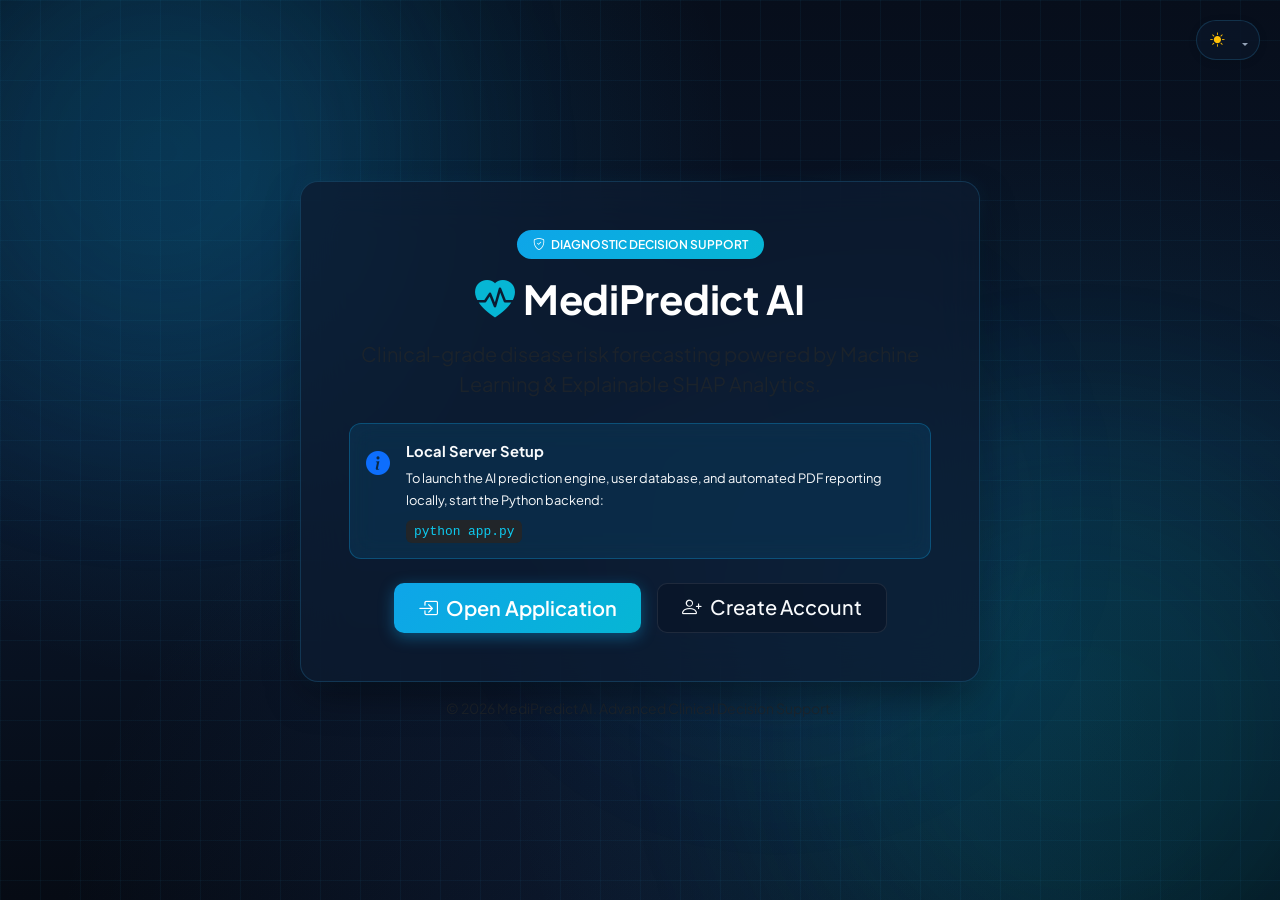
<file: index.html>
<!DOCTYPE html>
<html lang="en">
<head>
    <meta charset="UTF-8">
    <meta name="viewport" content="width=device-width, initial-scale=1.0">
    <title>MediPredict AI - Disease Prediction System</title>
    <!-- Immediate Theme Application -->
    <script>
        (function() {
            var theme = localStorage.getItem('medipredict_theme') || 'oceanic-dark';
            document.documentElement.setAttribute('data-theme', theme);
        })();
    </script>
    <link href="https://cdn.jsdelivr.net/npm/bootstrap@5.3.0/dist/css/bootstrap.min.css" rel="stylesheet">
    <link href="https://fonts.googleapis.com/css2?family=Plus+Jakarta+Sans:wght@300;400;500;600;700;800&family=Outfit:wght@300;400;500;600;700&display=swap" rel="stylesheet">
    <link rel="stylesheet" href="https://cdn.jsdelivr.net/npm/bootstrap-icons@1.11.3/font/bootstrap-icons.min.css">
    <link rel="stylesheet" href="static/css/style.css">
    <style>
        .hero-wrapper {
            min-height: 100vh;
            display: flex;
            flex-direction: column;
            align-items: center;
            justify-content: center;
            padding: 2rem 1rem;
        }
        .hero-card {
            max-width: 680px;
            width: 100%;
        }
        .theme-pill-nav {
            position: absolute;
            top: 20px;
            right: 20px;
            z-index: 100;
        }
    </style>
</head>
<body>
    <div class="bg-shapes">
        <div class="shape shape-1"></div>
        <div class="shape shape-2"></div>
        <div class="shape shape-3"></div>
    </div>

    <!-- Floating Theme Switcher -->
    <div class="theme-pill-nav">
        <div class="theme-btn-group">
            <button type="button" class="btn-theme-quick" id="quickThemeToggle" title="Toggle Light / Dark mode">
                <i class="bi bi-sun-fill" id="quickThemeIcon"></i>
            </button>
            <div class="dropdown d-inline-block">
                <button type="button" class="btn-theme-dropdown dropdown-toggle dropdown-toggle-split" id="themeDropdown" data-bs-toggle="dropdown" aria-expanded="false" title="Select theme">
                    <span class="visually-hidden">Themes</span>
                </button>
                <ul class="dropdown-menu dropdown-menu-end theme-dropdown-menu shadow-lg" aria-labelledby="themeDropdown">
                    <li class="dropdown-header text-uppercase fw-bold">Select Interface Theme</li>
                    <li>
                        <button class="dropdown-item d-flex align-items-center gap-2 theme-select-btn" data-theme-value="oceanic-dark">
                            <span class="theme-swatch swatch-oceanic"></span>
                            <div class="d-flex flex-column">
                                <span class="fw-semibold">Oceanic Dark</span>
                                <small class="text-muted">High-tech clinical navy</small>
                            </div>
                            <i class="bi bi-check-lg ms-auto theme-check-icon d-none"></i>
                        </button>
                    </li>
                    <li>
                        <button class="dropdown-item d-flex align-items-center gap-2 theme-select-btn" data-theme-value="clinical-light">
                            <span class="theme-swatch swatch-light"></span>
                            <div class="d-flex flex-column">
                                <span class="fw-semibold">Clinical Light</span>
                                <small class="text-muted">Crisp medical slate</small>
                            </div>
                            <i class="bi bi-check-lg ms-auto theme-check-icon d-none"></i>
                        </button>
                    </li>
                    <li>
                        <button class="dropdown-item d-flex align-items-center gap-2 theme-select-btn" data-theme-value="emerald-vitality">
                            <span class="theme-swatch swatch-emerald"></span>
                            <div class="d-flex flex-column">
                                <span class="fw-semibold">Emerald Vitality</span>
                                <small class="text-muted">Deep forest wellness</small>
                            </div>
                            <i class="bi bi-check-lg ms-auto theme-check-icon d-none"></i>
                        </button>
                    </li>
                    <li>
                        <button class="dropdown-item d-flex align-items-center gap-2 theme-select-btn" data-theme-value="midnight-obsidian">
                            <span class="theme-swatch swatch-obsidian"></span>
                            <div class="d-flex flex-column">
                                <span class="fw-semibold">Midnight Obsidian</span>
                                <small class="text-muted">Minimalist dark carbon</small>
                            </div>
                            <i class="bi bi-check-lg ms-auto theme-check-icon d-none"></i>
                        </button>
                    </li>
                </ul>
            </div>
        </div>
    </div>
    
    <div class="hero-wrapper">
        <div class="card hero-card shadow-lg animate-fade-up">
            <div class="card-body p-4 p-md-5 text-center">
                <div class="mb-3">
                    <span class="badge bg-primary px-3 py-2 text-uppercase letter-spacing-1">
                        <i class="bi bi-shield-check me-1"></i> Diagnostic Decision Support
                    </span>
                </div>
                <h1 class="display-6 fw-bold mb-3">
                    <i class="bi bi-heart-pulse-fill me-2" style="-webkit-text-fill-color: var(--secondary-color);"></i>MediPredict AI
                </h1>
                <p class="fs-5 text-muted mb-4">
                    Clinical-grade disease risk forecasting powered by Machine Learning & Explainable SHAP Analytics.
                </p>
                
                <div class="alert alert-info text-start d-flex align-items-start gap-3 mb-4">
                    <i class="bi bi-info-circle-fill fs-4 text-primary mt-1"></i>
                    <div>
                        <div class="fw-bold mb-1">Local Server Setup</div>
                        <span class="small">To launch the AI prediction engine, user database, and automated PDF reporting locally, start the Python backend:</span>
                        <div class="mt-2">
                            <code class="px-2 py-1 rounded bg-dark text-info">python app.py</code>
                        </div>
                    </div>
                </div>

                <div class="d-flex flex-wrap justify-content-center gap-3">
                    <a href="/login" class="btn btn-primary btn-lg px-4">
                        <i class="bi bi-box-arrow-in-right me-2"></i>Open Application
                    </a>
                    <a href="/register" class="btn btn-secondary btn-lg px-4">
                        <i class="bi bi-person-plus me-2"></i>Create Account
                    </a>
                </div>
            </div>
        </div>
        <div class="text-center mt-3 text-muted small">
            © 2026 MediPredict AI. Advanced Clinical Decision Support.
        </div>
    </div>

    <!-- Bootstrap 5 JS -->
    <script src="https://cdn.jsdelivr.net/npm/bootstrap@5.3.0/dist/js/bootstrap.bundle.min.js"></script>
    <script src="static/js/main.js"></script>
</body>
</html>
</file>
<file: static/css/style.css>
/* ========================================================
   MediPredict AI - Modern Healthcare Design System
   ======================================================== */

@import url('https://fonts.googleapis.com/css2?family=Plus+Jakarta+Sans:wght@300;400;500;600;700;800&family=Outfit:wght@300;400;500;600;700&display=swap');
@import url("https://cdn.jsdelivr.net/npm/bootstrap-icons@1.11.3/font/bootstrap-icons.min.css");

/* ========================================================
   1. THEME PALETTES & DESIGN TOKENS
   ======================================================== */

:root, [data-theme="oceanic-dark"] {
    --theme-name: 'oceanic-dark';
    --bg-color: #070e1b;
    --bg-gradient: radial-gradient(circle at 18% 20%, rgba(14, 165, 233, 0.16) 0%, transparent 40%),
                    radial-gradient(circle at 82% 75%, rgba(6, 182, 212, 0.13) 0%, transparent 45%),
                    radial-gradient(circle at 50% 110%, rgba(59, 130, 246, 0.12) 0%, transparent 50%),
                    linear-gradient(180deg, #070e1b 0%, #0a172c 50%, #060b14 100%);
    --bg-grid-color: rgba(56, 189, 248, 0.05);
    
    --primary-color: #0ea5e9;
    --primary-hover: #0284c7;
    --secondary-color: #06b6d4;
    --accent-glow: rgba(14, 165, 233, 0.4);
    
    --card-bg: rgba(13, 27, 49, 0.75);
    --card-border: rgba(56, 189, 248, 0.18);
    --card-shadow: 0 16px 40px -10px rgba(0, 0, 0, 0.55), 0 0 20px rgba(14, 165, 233, 0.08);
    --card-hover-border: rgba(56, 189, 248, 0.35);
    
    --text-main: #f8fafc;
    --text-muted: #94a3b8;
    --text-heading: #ffffff;
    --border-color: rgba(255, 255, 255, 0.09);
    
    --nav-bg: rgba(7, 14, 27, 0.85);
    --nav-border: rgba(56, 189, 248, 0.15);
    --nav-toggler-filter: none;
    
    --input-bg: rgba(10, 22, 40, 0.8);
    --input-border: rgba(56, 189, 248, 0.22);
    --input-focus-border: #0ea5e9;
    --input-focus-shadow: rgba(14, 165, 233, 0.25);
    
    --table-header-bg: rgba(14, 165, 233, 0.1);
    --table-hover: rgba(56, 189, 248, 0.08);
    --dropdown-bg: #0b1a31;
    --dropdown-border: rgba(56, 189, 248, 0.22);
    
    --orb-1: rgba(14, 165, 233, 0.18);
    --orb-2: rgba(6, 182, 212, 0.14);
    --orb-3: rgba(59, 130, 246, 0.12);
}

[data-theme="clinical-light"] {
    --theme-name: 'clinical-light';
    --bg-color: #f8fafc;
    --bg-gradient: radial-gradient(circle at 15% 15%, rgba(186, 230, 253, 0.6) 0%, transparent 40%),
                    radial-gradient(circle at 85% 80%, rgba(224, 242, 254, 0.75) 0%, transparent 45%),
                    radial-gradient(circle at 50% 0%, rgba(199, 210, 254, 0.35) 0%, transparent 50%),
                    linear-gradient(180deg, #f0f7ff 0%, #f8fafc 100%);
    --bg-grid-color: rgba(14, 165, 233, 0.06);
    
    --primary-color: #0284c7;
    --primary-hover: #0369a1;
    --secondary-color: #0891b2;
    --accent-glow: rgba(2, 132, 199, 0.25);
    
    --card-bg: rgba(255, 255, 255, 0.94);
    --card-border: rgba(14, 165, 233, 0.18);
    --card-shadow: 0 16px 36px -8px rgba(15, 23, 42, 0.08), 0 1px 3px rgba(14, 165, 233, 0.12);
    --card-hover-border: rgba(2, 132, 199, 0.4);
    
    --text-main: #0f172a;
    --text-muted: #64748b;
    --text-heading: #0f172a;
    --border-color: rgba(15, 23, 42, 0.1);
    
    --nav-bg: rgba(255, 255, 255, 0.92);
    --nav-border: rgba(14, 165, 233, 0.18);
    --nav-toggler-filter: invert(0.85);
    
    --input-bg: #ffffff;
    --input-border: #cbd5e1;
    --input-focus-border: #0284c7;
    --input-focus-shadow: rgba(2, 132, 199, 0.2);
    
    --table-header-bg: rgba(2, 132, 199, 0.08);
    --table-hover: rgba(2, 132, 199, 0.05);
    --dropdown-bg: #ffffff;
    --dropdown-border: rgba(14, 165, 233, 0.2);
    
    --orb-1: rgba(56, 189, 248, 0.18);
    --orb-2: rgba(14, 165, 233, 0.14);
    --orb-3: rgba(186, 230, 253, 0.35);
}

[data-theme="emerald-vitality"] {
    --theme-name: 'emerald-vitality';
    --bg-color: #051410;
    --bg-gradient: radial-gradient(circle at 18% 20%, rgba(16, 185, 129, 0.18) 0%, transparent 40%),
                    radial-gradient(circle at 82% 75%, rgba(20, 184, 166, 0.14) 0%, transparent 45%),
                    radial-gradient(circle at 50% 110%, rgba(5, 150, 105, 0.12) 0%, transparent 50%),
                    linear-gradient(180deg, #051410 0%, #08211b 50%, #030d0a 100%);
    --bg-grid-color: rgba(16, 185, 129, 0.05);
    
    --primary-color: #10b981;
    --primary-hover: #059669;
    --secondary-color: #14b8a6;
    --accent-glow: rgba(16, 185, 129, 0.35);
    
    --card-bg: rgba(8, 30, 24, 0.78);
    --card-border: rgba(52, 211, 153, 0.2);
    --card-shadow: 0 16px 40px -10px rgba(0, 0, 0, 0.55), 0 0 20px rgba(16, 185, 129, 0.08);
    --card-hover-border: rgba(52, 211, 153, 0.4);
    
    --text-main: #f0fdf4;
    --text-muted: #86efac;
    --text-heading: #ffffff;
    --border-color: rgba(255, 255, 255, 0.09);
    
    --nav-bg: rgba(5, 20, 16, 0.88);
    --nav-border: rgba(52, 211, 153, 0.18);
    --nav-toggler-filter: none;
    
    --input-bg: rgba(6, 25, 20, 0.85);
    --input-border: rgba(52, 211, 153, 0.25);
    --input-focus-border: #10b981;
    --input-focus-shadow: rgba(16, 185, 129, 0.25);
    
    --table-header-bg: rgba(16, 185, 129, 0.1);
    --table-hover: rgba(16, 185, 129, 0.07);
    --dropdown-bg: #092820;
    --dropdown-border: rgba(52, 211, 153, 0.25);
    
    --orb-1: rgba(16, 185, 129, 0.18);
    --orb-2: rgba(20, 184, 166, 0.14);
    --orb-3: rgba(52, 211, 153, 0.12);
}

[data-theme="midnight-obsidian"] {
    --theme-name: 'midnight-obsidian';
    --bg-color: #09090b;
    --bg-gradient: radial-gradient(circle at 18% 20%, rgba(99, 102, 241, 0.16) 0%, transparent 40%),
                    radial-gradient(circle at 82% 75%, rgba(139, 92, 246, 0.13) 0%, transparent 45%),
                    radial-gradient(circle at 50% 110%, rgba(59, 130, 246, 0.1) 0%, transparent 50%),
                    linear-gradient(180deg, #09090b 0%, #121217 50%, #060608 100%);
    --bg-grid-color: rgba(255, 255, 255, 0.035);
    
    --primary-color: #6366f1;
    --primary-hover: #4f46e5;
    --secondary-color: #8b5cf6;
    --accent-glow: rgba(99, 102, 241, 0.35);
    
    --card-bg: rgba(20, 20, 26, 0.78);
    --card-border: rgba(255, 255, 255, 0.11);
    --card-shadow: 0 16px 40px -10px rgba(0, 0, 0, 0.7), 0 0 20px rgba(99, 102, 241, 0.08);
    --card-hover-border: rgba(99, 102, 241, 0.35);
    
    --text-main: #fafafa;
    --text-muted: #a1a1aa;
    --text-heading: #ffffff;
    --border-color: rgba(255, 255, 255, 0.09);
    
    --nav-bg: rgba(9, 9, 11, 0.88);
    --nav-border: rgba(255, 255, 255, 0.1);
    --nav-toggler-filter: none;
    
    --input-bg: rgba(18, 18, 24, 0.85);
    --input-border: rgba(255, 255, 255, 0.15);
    --input-focus-border: #6366f1;
    --input-focus-shadow: rgba(99, 102, 241, 0.25);
    
    --table-header-bg: rgba(99, 102, 241, 0.1);
    --table-hover: rgba(255, 255, 255, 0.05);
    --dropdown-bg: #15151c;
    --dropdown-border: rgba(255, 255, 255, 0.15);
    
    --orb-1: rgba(99, 102, 241, 0.16);
    --orb-2: rgba(139, 92, 246, 0.13);
    --orb-3: rgba(59, 130, 246, 0.1);
}

/* ========================================================
   2. CORE BASE & AMBIENT BACKGROUND
   ======================================================== */

body {
    font-family: 'Plus Jakarta Sans', 'Outfit', sans-serif;
    background-color: var(--bg-color);
    background-image: var(--bg-gradient);
    background-attachment: fixed;
    color: var(--text-main);
    display: flex;
    flex-direction: column;
    min-height: 100vh;
    overflow-x: hidden;
    transition: background-color 0.4s ease, color 0.3s ease;
}

/* Custom Scrollbar */
::-webkit-scrollbar { width: 8px; }
::-webkit-scrollbar-track { background: var(--bg-color); }
::-webkit-scrollbar-thumb { background: var(--primary-color); border-radius: 4px; opacity: 0.6; }
::-webkit-scrollbar-thumb:hover { background: var(--primary-hover); }

/* High-Tech Medical Grid Overlay */
body::before {
    content: '';
    position: fixed;
    top: 0; left: 0; width: 100vw; height: 100vh;
    background-size: 40px 40px;
    background-image: 
        linear-gradient(to right, var(--bg-grid-color) 1px, transparent 1px),
        linear-gradient(to bottom, var(--bg-grid-color) 1px, transparent 1px);
    pointer-events: none;
    z-index: -1;
    transition: opacity 0.4s ease;
}

/* Floating Ambient Orbs (Soft, Organic, Harmonious) */
.bg-shapes {
    position: fixed;
    top: 0; left: 0; width: 100vw; height: 100vh;
    z-index: -1;
    overflow: hidden;
    pointer-events: none;
}

.shape {
    position: absolute;
    border-radius: 50%;
    filter: blur(100px);
    opacity: 0.75;
    animation: gentleDrift 28s infinite alternate ease-in-out;
    will-change: transform;
    transition: background-color 0.6s ease;
}

.shape-1 { 
    width: 520px; 
    height: 520px; 
    background: var(--orb-1); 
    top: -12%; 
    left: -8%; 
    animation-delay: 0s; 
}

.shape-2 { 
    width: 600px; 
    height: 600px; 
    background: var(--orb-2); 
    bottom: -15%; 
    right: -8%; 
    animation-delay: -7s; 
    animation-duration: 32s; 
}

.shape-3 { 
    width: 400px; 
    height: 400px; 
    background: var(--orb-3); 
    top: 35%; 
    left: 45%; 
    animation-delay: -14s; 
    animation-duration: 24s; 
}

@keyframes gentleDrift {
    0% { transform: translate3d(0, 0, 0) scale(1); }
    50% { transform: translate3d(35px, -35px, 0) scale(1.08); }
    100% { transform: translate3d(-20px, 20px, 0) scale(0.95); }
}

/* ========================================================
   3. NAVIGATION BAR & THEME SWITCHER
   ======================================================== */

.glass-nav {
    background: var(--nav-bg) !important;
    backdrop-filter: blur(20px);
    -webkit-backdrop-filter: blur(20px);
    border-bottom: 1px solid var(--nav-border);
    box-shadow: 0 4px 25px rgba(0, 0, 0, 0.08);
    transition: background 0.3s ease, border-color 0.3s ease;
}

.navbar-brand {
    font-weight: 700;
    font-size: 1.25rem;
    letter-spacing: -0.5px;
    background: linear-gradient(135deg, var(--primary-color), var(--secondary-color));
    -webkit-background-clip: text;
    -webkit-text-fill-color: transparent;
    display: inline-flex;
    align-items: center;
    transition: opacity 0.3s ease;
}

.navbar-brand:hover {
    opacity: 0.9;
}

.navbar-brand i {
    -webkit-text-fill-color: var(--secondary-color);
    animation: heartPulse 2.2s infinite ease-in-out;
}

@keyframes heartPulse {
    0%, 100% { transform: scale(1); }
    14% { transform: scale(1.15); }
    28% { transform: scale(1); }
    42% { transform: scale(1.1); }
    70% { transform: scale(1); }
}

.glass-nav .nav-link {
    color: var(--text-main) !important;
    font-weight: 500;
    opacity: 0.85;
    padding: 0.5rem 0.9rem;
    border-radius: 8px;
    transition: all 0.25s ease;
}

.glass-nav .nav-link:hover,
.glass-nav .nav-link.active {
    color: var(--primary-color) !important;
    opacity: 1;
    background: var(--table-hover);
}

.navbar-toggler {
    border-color: var(--border-color);
}
.navbar-toggler-icon {
    filter: var(--nav-toggler-filter);
}

/* Theme Selector UI Components */
.theme-btn-group {
    display: inline-flex;
    align-items: center;
    background: var(--input-bg);
    border: 1px solid var(--card-border);
    border-radius: 30px;
    padding: 3px;
    box-shadow: 0 2px 8px rgba(0, 0, 0, 0.1);
}

.btn-theme-quick {
    background: transparent;
    border: none;
    color: var(--text-main);
    padding: 5px 10px;
    border-radius: 20px;
    font-size: 0.9rem;
    display: inline-flex;
    align-items: center;
    justify-content: center;
    transition: all 0.2s ease;
}

.btn-theme-quick:hover {
    color: var(--primary-color);
    background: var(--table-hover);
}

.btn-theme-dropdown {
    background: transparent;
    border: none;
    color: var(--text-muted);
    padding: 5px 8px;
    border-radius: 20px;
    font-size: 0.8rem;
    display: inline-flex;
    align-items: center;
    transition: all 0.2s ease;
}

.btn-theme-dropdown:hover {
    color: var(--text-main);
}

.theme-dropdown-menu {
    background: var(--dropdown-bg) !important;
    border: 1px solid var(--dropdown-border) !important;
    border-radius: 14px;
    min-width: 240px;
    padding: 8px;
    box-shadow: 0 15px 35px rgba(0, 0, 0, 0.25) !important;
    backdrop-filter: blur(20px);
}

.theme-dropdown-menu .dropdown-header {
    color: var(--text-muted);
    font-size: 0.72rem;
    letter-spacing: 0.8px;
    padding: 6px 12px;
}

.theme-select-btn {
    color: var(--text-main) !important;
    background: transparent;
    border: none;
    border-radius: 8px;
    padding: 8px 12px;
    width: 100%;
    text-align: left;
    transition: all 0.2s ease;
}

.theme-select-btn:hover {
    background: var(--table-hover) !important;
    color: var(--primary-color) !important;
}

.theme-select-btn.active {
    background: var(--table-hover) !important;
    color: var(--primary-color) !important;
    font-weight: 600;
}

.theme-swatch {
    width: 18px;
    height: 18px;
    border-radius: 50%;
    display: inline-block;
    flex-shrink: 0;
    box-shadow: 0 0 0 1px rgba(255, 255, 255, 0.2);
}

.swatch-oceanic {
    background: linear-gradient(135deg, #0ea5e9, #06b6d4);
}
.swatch-light {
    background: linear-gradient(135deg, #0284c7, #38bdf8);
}
.swatch-emerald {
    background: linear-gradient(135deg, #10b981, #14b8a6);
}
.swatch-obsidian {
    background: linear-gradient(135deg, #6366f1, #8b5cf6);
}

/* ========================================================
   4. CARDS & CONTAINERS (GLASSMORPHISM)
   ======================================================== */

.card {
    background: var(--card-bg) !important;
    backdrop-filter: blur(24px);
    -webkit-backdrop-filter: blur(24px);
    border: 1px solid var(--card-border) !important;
    border-radius: 18px;
    box-shadow: var(--card-shadow) !important;
    color: var(--text-main);
    transition: transform 0.3s cubic-bezier(0.16, 1, 0.3, 1), 
                box-shadow 0.3s ease, 
                border-color 0.3s ease;
    position: relative;
    overflow: hidden;
}

.card:hover {
    transform: translateY(-4px);
    border-color: var(--card-hover-border) !important;
}

.card-body {
    position: relative;
    z-index: 1;
}

/* List group in results */
.list-group-item {
    background-color: var(--input-bg) !important;
    color: var(--text-main) !important;
    border-color: var(--card-border) !important;
    padding: 12px 18px;
    border-radius: 10px !important;
    margin-bottom: 8px;
    transition: background-color 0.2s ease;
}

/* Typography Headings */
h1, h2, h3, h4, h5, h6 {
    color: var(--text-heading);
    font-weight: 700;
    letter-spacing: -0.3px;
}

h2 {
    position: relative;
    display: inline-block;
}

h2::after {
    content: '';
    position: absolute;
    bottom: -8px;
    left: 0;
    width: 36px;
    height: 3px;
    background: linear-gradient(90deg, var(--primary-color), var(--secondary-color));
    border-radius: 3px;
    transition: width 0.35s ease;
}

.card:hover h2::after {
    width: 80px;
}

/* ========================================================
   5. BUTTONS & INTERACTIVE ELEMENTS
   ======================================================== */

.btn-primary { 
    background: linear-gradient(135deg, var(--primary-color) 0%, var(--secondary-color) 100%) !important;
    border: none !important;
    font-weight: 600;
    border-radius: 10px;
    padding: 10px 22px;
    color: #ffffff !important;
    transition: all 0.3s cubic-bezier(0.4, 0, 0.2, 1);
    box-shadow: 0 4px 15px var(--accent-glow);
}

.btn-primary:hover {
    transform: translateY(-2px);
    box-shadow: 0 8px 24px var(--accent-glow);
    filter: brightness(1.08);
    color: #ffffff !important;
}

.btn-primary:active {
    transform: translateY(0);
}

.btn-secondary {
    background: var(--input-bg) !important;
    color: var(--text-main) !important;
    border: 1px solid var(--border-color) !important;
    border-radius: 10px;
    font-weight: 500;
    transition: all 0.25s ease;
}

.btn-secondary:hover {
    background: var(--table-hover) !important;
    border-color: var(--primary-color) !important;
    color: var(--primary-color) !important;
}

.btn-outline-primary {
    color: var(--primary-color) !important;
    border-color: var(--primary-color) !important;
    border-radius: 10px;
    font-weight: 500;
}

.btn-outline-primary:hover {
    background-color: var(--primary-color) !important;
    color: #ffffff !important;
}

/* ========================================================
   6. FORMS & INPUT CONTROLS
   ======================================================== */

.form-label {
    font-weight: 600;
    font-size: 0.88rem;
    color: var(--text-muted);
    margin-bottom: 6px;
}

.form-control, .form-select {
    background-color: var(--input-bg) !important;
    border: 1px solid var(--input-border) !important;
    color: var(--text-main) !important;
    border-radius: 10px;
    padding: 11px 15px;
    font-size: 0.95rem;
    transition: all 0.25s ease;
}

.form-control::placeholder {
    color: var(--text-muted);
    opacity: 0.6;
}

.form-control:focus, .form-select:focus {
    background-color: var(--input-bg) !important;
    border-color: var(--input-focus-border) !important;
    box-shadow: 0 0 0 4px var(--input-focus-shadow) !important;
    color: var(--text-main) !important;
    transform: translateY(-1px);
}

/* Checkboxes */
.form-check-label {
    color: var(--text-main);
    cursor: pointer;
    font-size: 0.92rem;
    user-select: none;
}

.form-check-input {
    background-color: var(--input-bg);
    border-color: var(--input-border);
    cursor: pointer;
    border-radius: 5px;
    transition: all 0.2s ease;
}

.form-check-input:checked {
    background-color: var(--primary-color);
    border-color: var(--primary-color);
    box-shadow: 0 0 10px var(--accent-glow);
}

/* ========================================================
   7. TABLES & HISTORY
   ======================================================== */

.table,
.table > :not(caption) > * > *,
.table td,
.table th {
    color: var(--text-main) !important;
    background-color: transparent !important;
    --bs-table-color: var(--text-main) !important;
    --bs-table-bg: transparent !important;
    --bs-table-border-color: var(--border-color) !important;
    border-color: var(--border-color) !important;
}

.table thead th {
    background-color: var(--table-header-bg) !important;
    color: var(--text-heading) !important;
    font-weight: 700 !important;
    font-size: 0.84rem;
    letter-spacing: 0.4px;
    border-bottom: 2px solid var(--card-border) !important;
    padding: 14px 16px;
    white-space: nowrap;
}

.table tbody td {
    color: var(--text-main) !important;
    border-bottom: 1px solid var(--border-color) !important;
    padding: 14px 16px;
    font-size: 0.94rem;
    vertical-align: middle;
}

.table-hover tbody tr {
    transition: background-color 0.2s ease;
}

.table-hover tbody tr:hover td {
    color: var(--text-main) !important;
    background-color: var(--table-hover) !important;
}

/* Patient Avatar & Demographics Badge */
.patient-cell {
    display: flex;
    align-items: center;
    gap: 12px;
}

.patient-avatar {
    width: 38px;
    height: 38px;
    border-radius: 50%;
    display: inline-flex;
    align-items: center;
    justify-content: center;
    background: linear-gradient(135deg, var(--primary-color), var(--secondary-color));
    color: #ffffff !important;
    font-weight: 700;
    font-size: 0.9rem;
    flex-shrink: 0;
    box-shadow: 0 2px 8px var(--accent-glow);
}

.patient-name {
    font-weight: 600;
    color: var(--text-heading);
    margin-bottom: 2px;
}

.patient-meta {
    font-size: 0.78rem;
    color: var(--text-muted);
}

/* Condition & Risk Pills */
.diagnosis-pill {
    display: inline-flex;
    align-items: center;
    gap: 6px;
    padding: 5px 12px;
    border-radius: 20px;
    font-size: 0.85rem;
    font-weight: 600;
    background: rgba(14, 165, 233, 0.15);
    border: 1px solid rgba(14, 165, 233, 0.3);
    color: var(--primary-color);
}

.diagnosis-pill.risk-high {
    background: rgba(239, 68, 68, 0.15);
    border-color: rgba(239, 68, 68, 0.35);
    color: #f87171;
}

.diagnosis-pill.risk-moderate {
    background: rgba(245, 158, 11, 0.15);
    border-color: rgba(245, 158, 11, 0.35);
    color: #fbbf24;
}

.diagnosis-pill.risk-low {
    background: rgba(16, 185, 129, 0.15);
    border-color: rgba(16, 185, 129, 0.35);
    color: #34d399;
}

/* Medical Report Link Badge */
.report-doc-link {
    display: inline-flex;
    align-items: center;
    gap: 5px;
    padding: 4px 10px;
    border-radius: 6px;
    font-size: 0.8rem;
    font-weight: 500;
    background: var(--input-bg);
    border: 1px solid var(--border-color);
    color: var(--text-main) !important;
    text-decoration: none;
    transition: all 0.2s ease;
}

.report-doc-link:hover {
    background: var(--table-hover);
    border-color: var(--primary-color);
    color: var(--primary-color) !important;
    transform: translateY(-1px);
}

/* ========================================================
   7B. CLINICAL EXPLANATION CALLOUT PANEL
   ======================================================== */

.clinical-explanation-box {
    background: linear-gradient(135deg, rgba(14, 165, 233, 0.12), rgba(6, 182, 212, 0.06)) !important;
    border: 1px solid rgba(14, 165, 233, 0.3) !important;
    border-left: 5px solid var(--primary-color) !important;
    border-radius: 14px;
    padding: 22px 24px;
    margin-top: 20px;
    margin-bottom: 25px;
    box-shadow: 0 8px 25px rgba(0, 0, 0, 0.15), inset 0 1px 0 rgba(255, 255, 255, 0.05);
    backdrop-filter: blur(16px);
}

[data-theme="clinical-light"] .clinical-explanation-box {
    background: linear-gradient(135deg, #f0f9ff 0%, #e0f2fe 100%) !important;
    border: 1px solid #bae6fd !important;
    border-left: 5px solid #0284c7 !important;
    box-shadow: 0 4px 15px rgba(14, 165, 233, 0.1);
}

.clinical-explanation-header {
    display: flex;
    align-items: center;
    justify-content: space-between;
    margin-bottom: 12px;
    padding-bottom: 10px;
    border-bottom: 1px solid var(--border-color);
}

.clinical-explanation-title {
    font-size: 1.15rem;
    font-weight: 700;
    color: var(--text-heading) !important;
    display: flex;
    align-items: center;
    gap: 10px;
    margin: 0;
}

.clinical-explanation-text {
    font-size: 1.05rem !important;
    line-height: 1.75 !important;
    color: var(--text-main) !important;
    font-weight: 500;
    margin-bottom: 0;
    letter-spacing: 0.1px;
}

.clinical-explanation-text strong,
.clinical-explanation-highlight {
    color: var(--primary-color) !important;
    font-weight: 700;
}



/* ========================================================
   8. ALERTS & BADGES
   ======================================================== */

.alert {
    border-radius: 12px;
    border-width: 1px;
    backdrop-filter: blur(12px);
    font-size: 0.92rem;
}

.alert-info {
    background-color: rgba(14, 165, 233, 0.12);
    border-color: rgba(14, 165, 233, 0.3);
    color: var(--text-main);
}

.alert-success {
    background-color: rgba(16, 185, 129, 0.12);
    border-color: rgba(16, 185, 129, 0.3);
    color: var(--text-main);
}

.alert-danger {
    background-color: rgba(239, 68, 68, 0.12);
    border-color: rgba(239, 68, 68, 0.3);
    color: var(--text-main);
}

.badge.bg-primary {
    background: linear-gradient(135deg, var(--primary-color), var(--secondary-color)) !important;
    font-weight: 600;
    padding: 6px 10px;
    border-radius: 20px;
}

/* ========================================================
   9. FOOTER & LINKS
   ======================================================== */

.footer {
    background: transparent !important;
    border-top: 1px solid var(--border-color);
    margin-top: auto;
    padding: 1.5rem 0;
}

.footer .text-muted {
    color: var(--text-muted) !important;
}

a {
    color: var(--primary-color);
    text-decoration: none;
    transition: color 0.2s ease;
}

a:hover {
    color: var(--secondary-color);
}

/* ========================================================
   10. XAI TABS & PILLS
   ======================================================== */

.nav-pills .nav-link {
    color: var(--text-muted) !important;
    font-weight: 600;
    font-size: 0.88rem;
    padding: 8px 18px;
    border-radius: 10px;
    transition: all 0.25s ease;
    border: 1px solid var(--border-color);
    background: var(--input-bg);
    margin-right: 8px;
}

.nav-pills .nav-link:hover {
    color: var(--text-main) !important;
    background-color: var(--table-hover) !important;
    border-color: var(--primary-color);
}

.nav-pills .nav-link.active {
    background: linear-gradient(135deg, var(--primary-color), var(--secondary-color)) !important;
    color: #ffffff !important;
    border-color: transparent !important;
    box-shadow: 0 4px 14px var(--accent-glow);
}

/* ========================================================
   11. ANIMATIONS
   ======================================================== */

.animate-fade-up {
    animation: fadeUp 0.7s cubic-bezier(0.16, 1, 0.3, 1) forwards;
    opacity: 0;
    transform: translateY(20px);
}

.delay-100 { animation-delay: 100ms; }
.delay-200 { animation-delay: 200ms; }
.delay-300 { animation-delay: 300ms; }
.delay-400 { animation-delay: 400ms; }

@keyframes fadeUp {
    from { 
        opacity: 0; 
        transform: translateY(24px); 
    }
    to { 
        opacity: 1; 
        transform: translateY(0); 
    }
}
</file>
